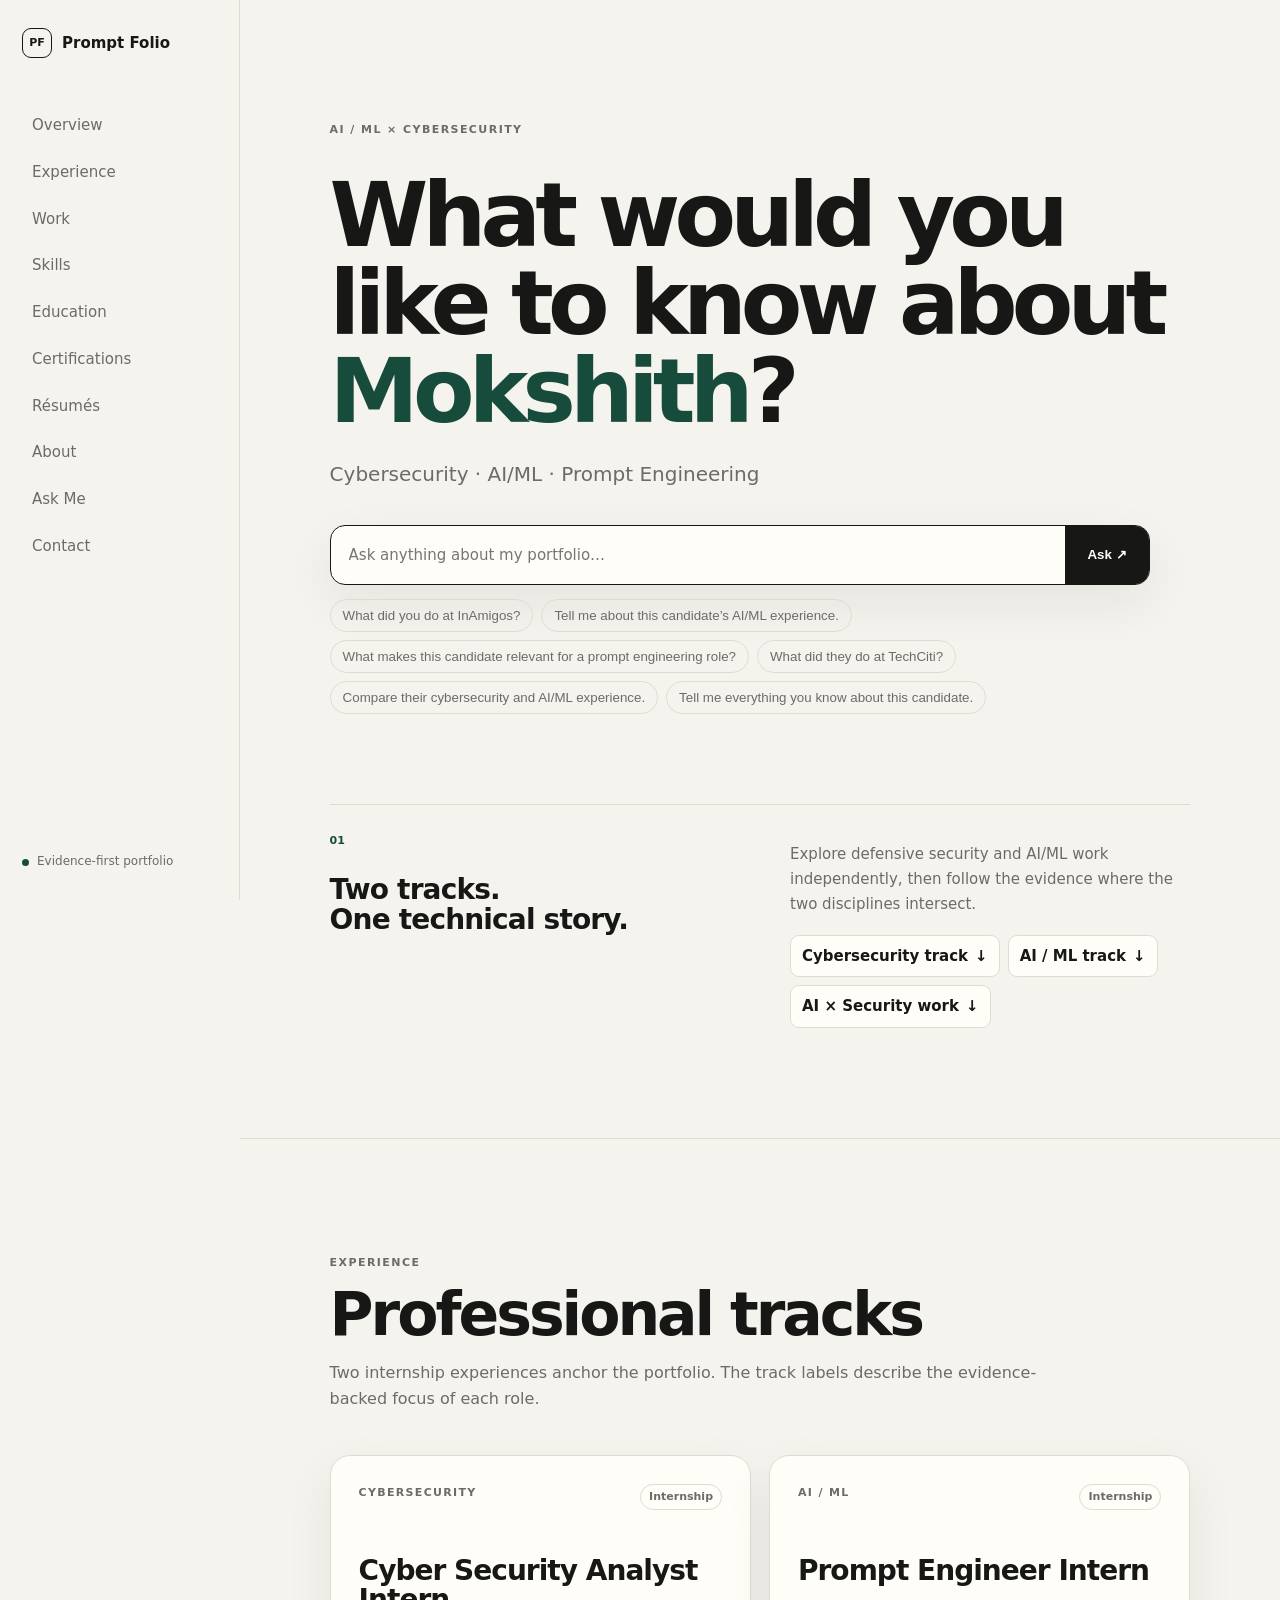
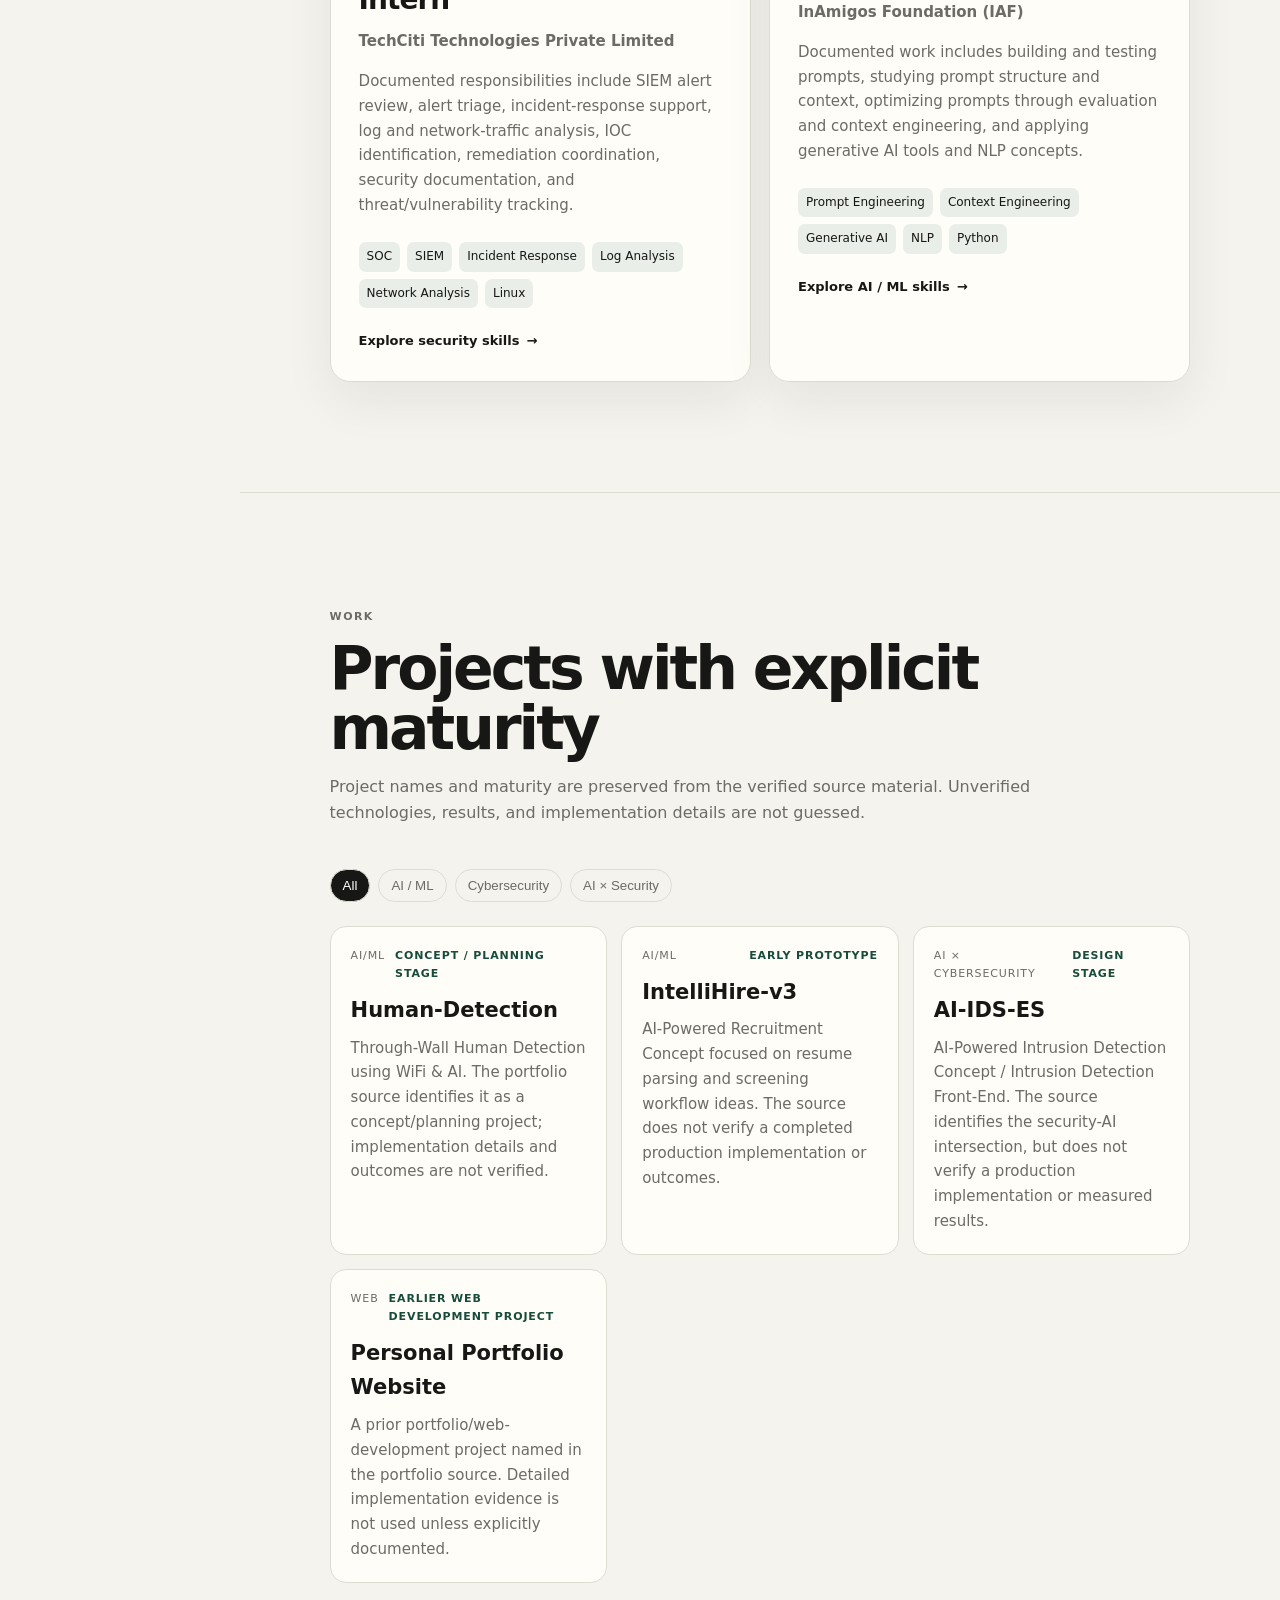
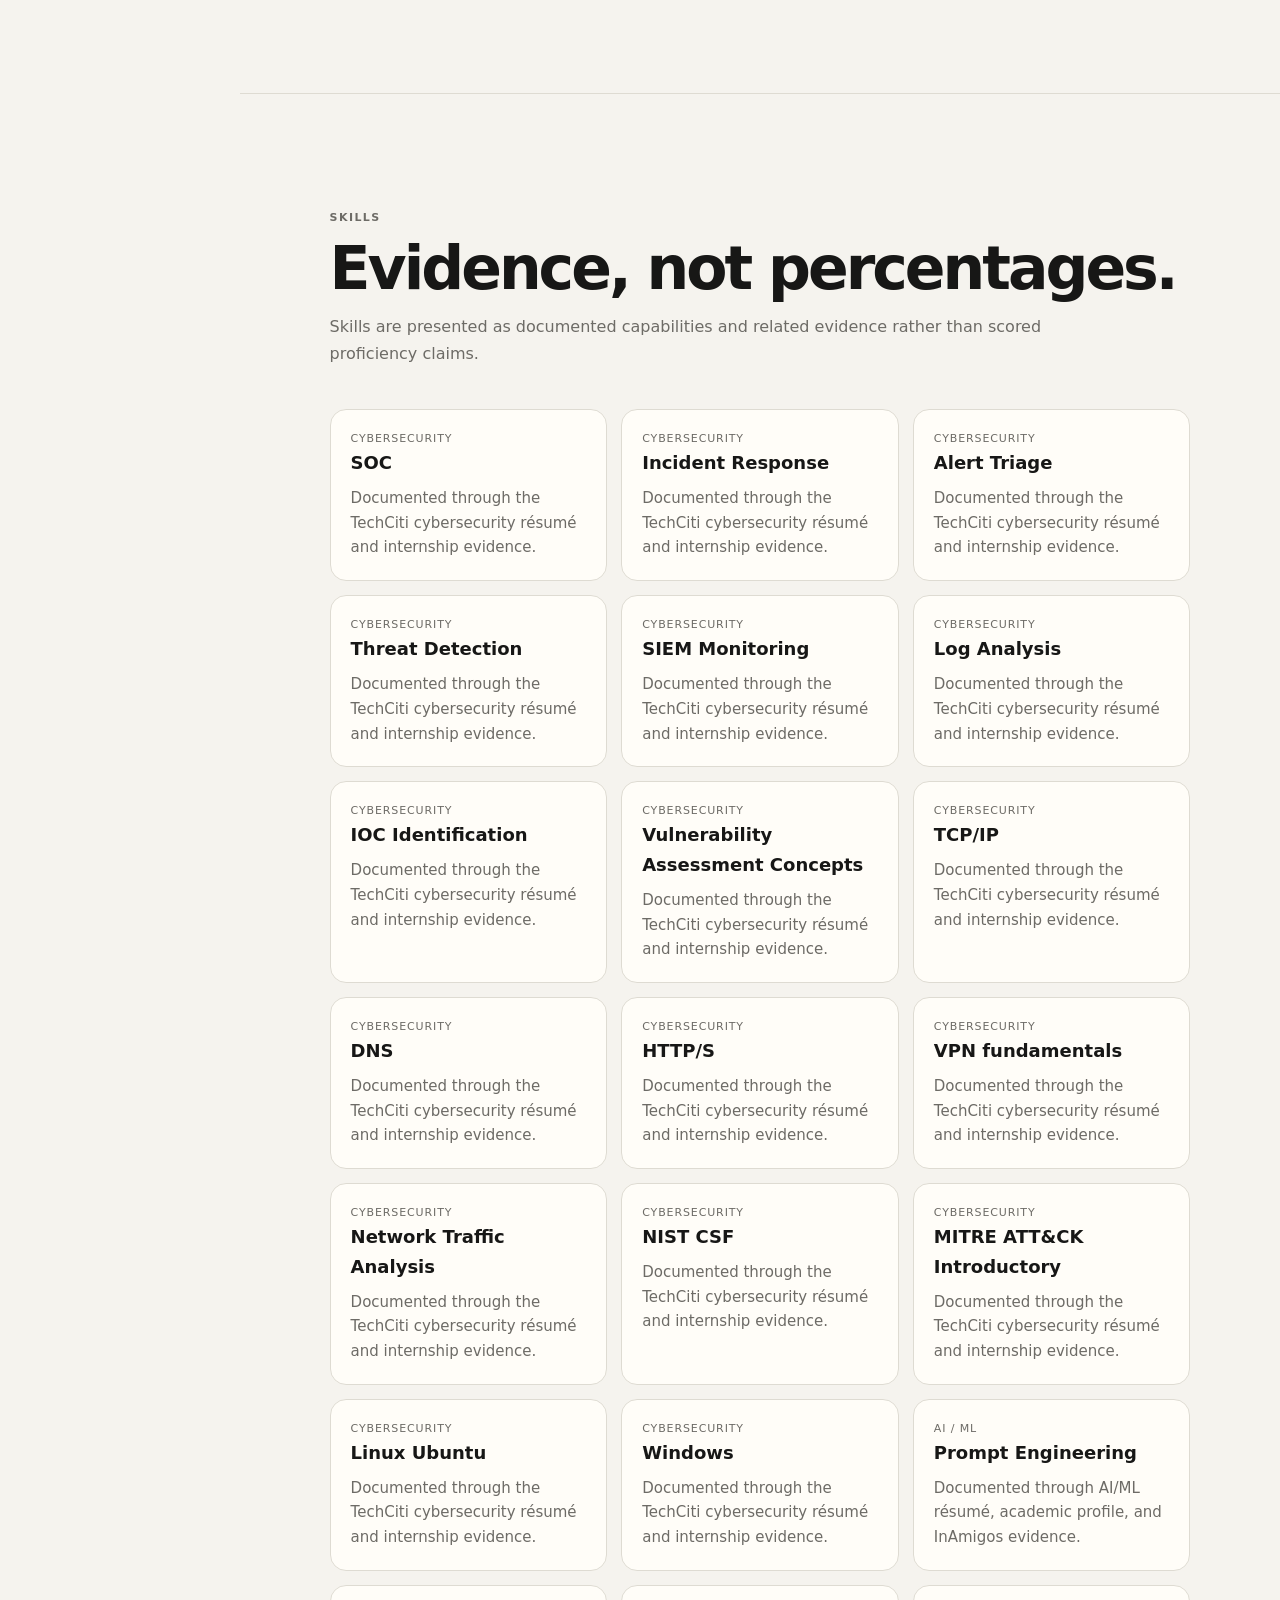
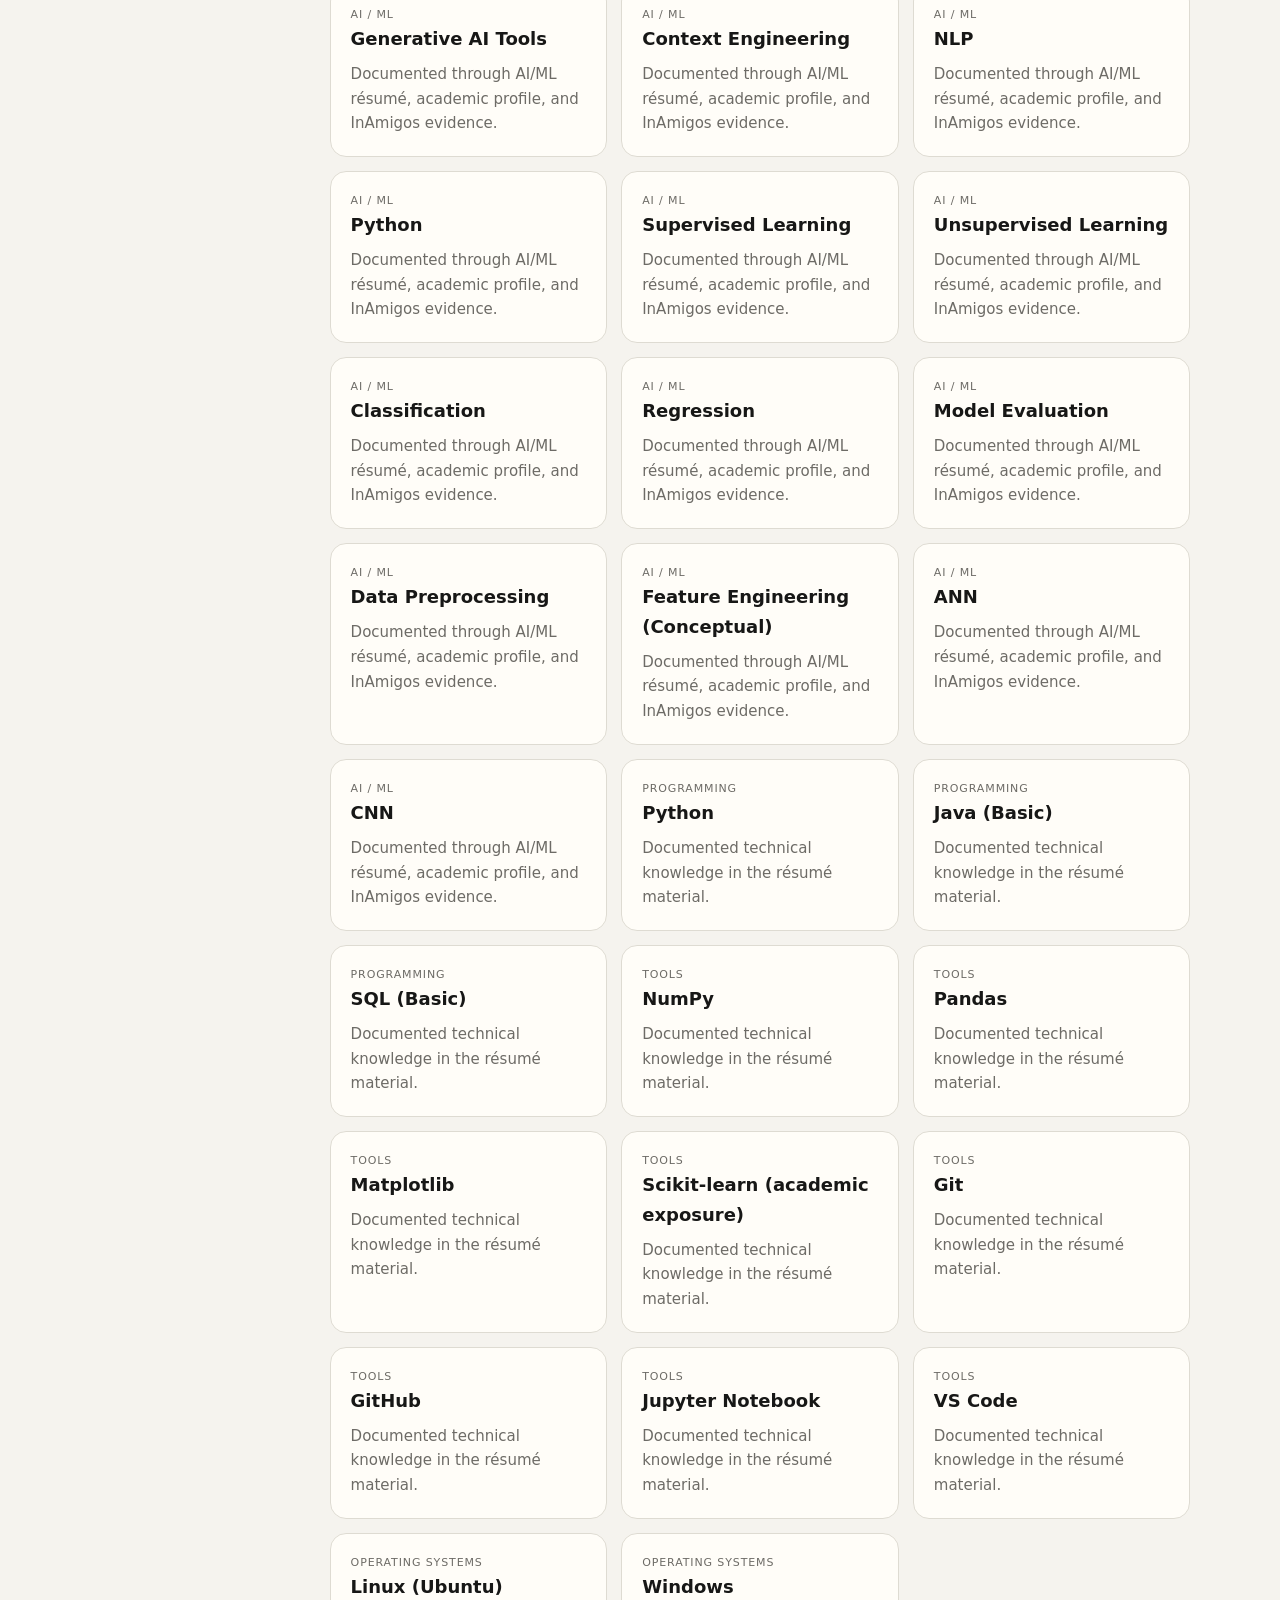
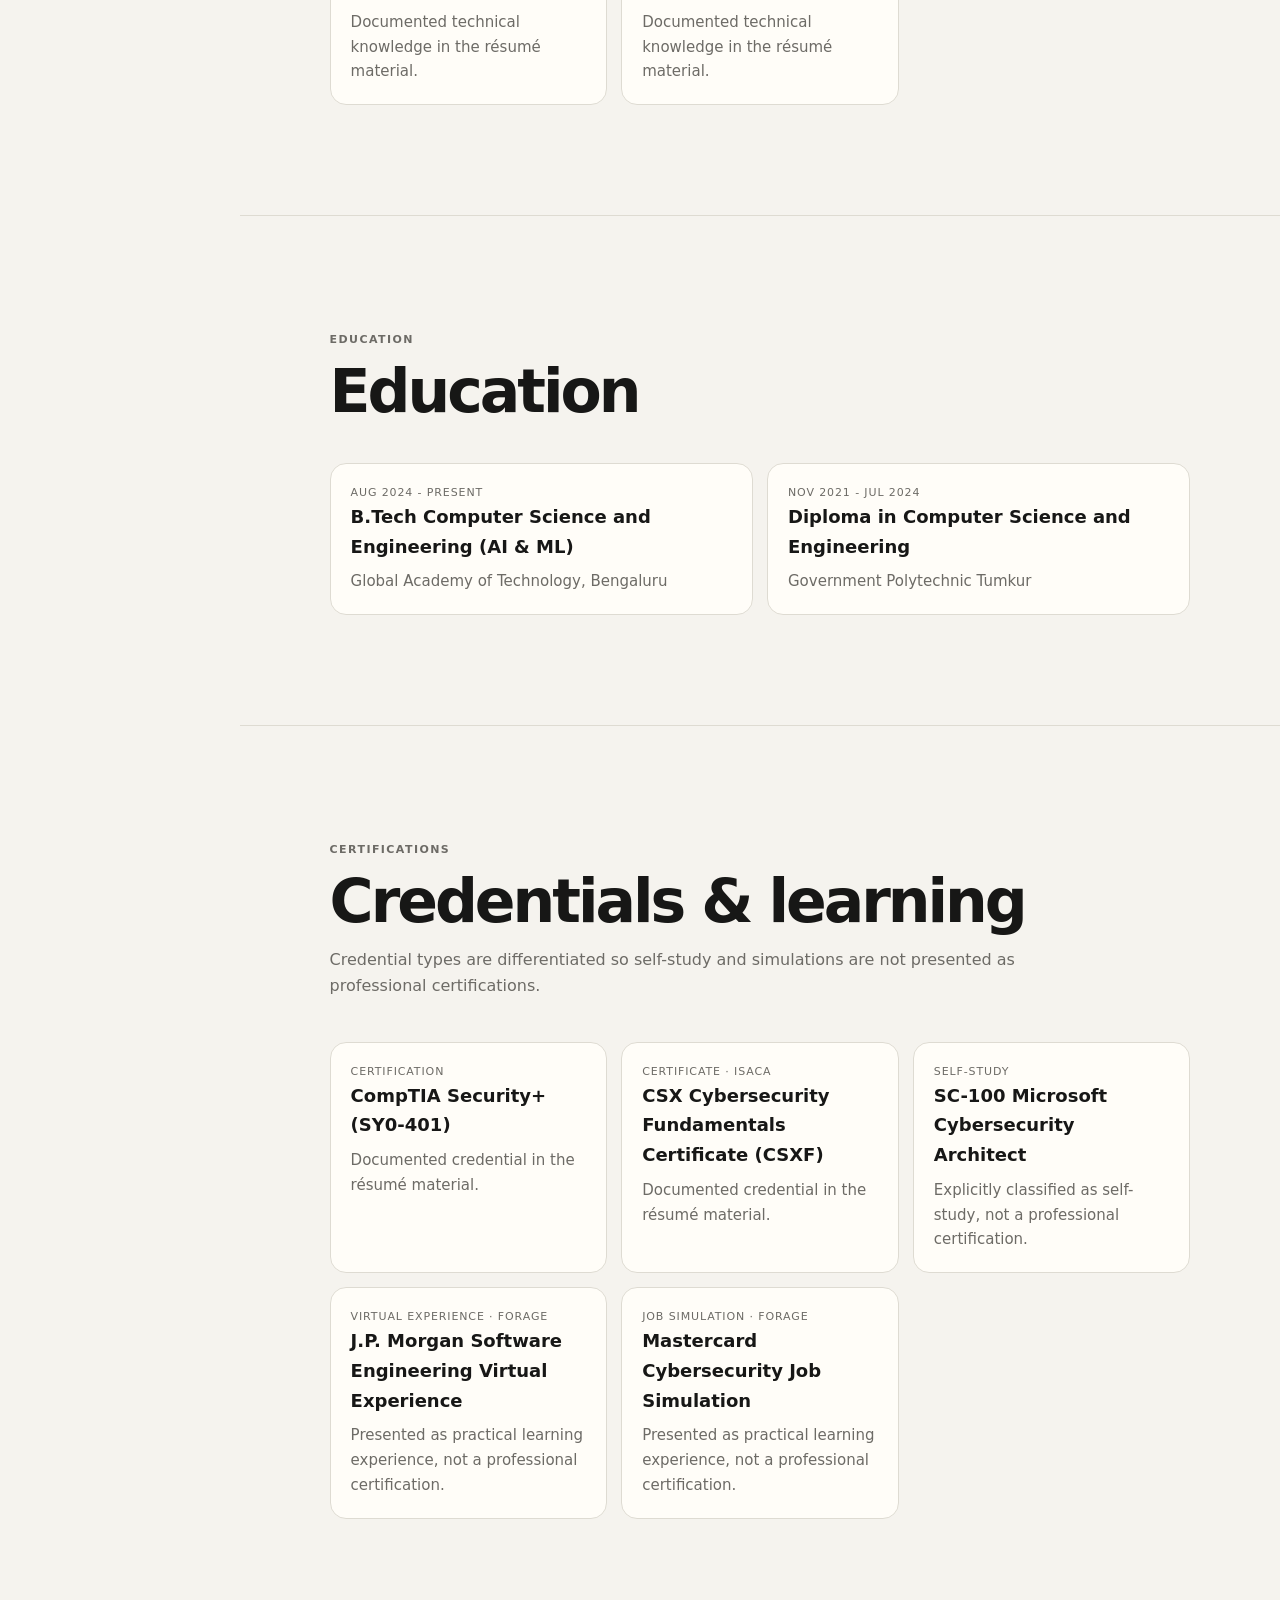
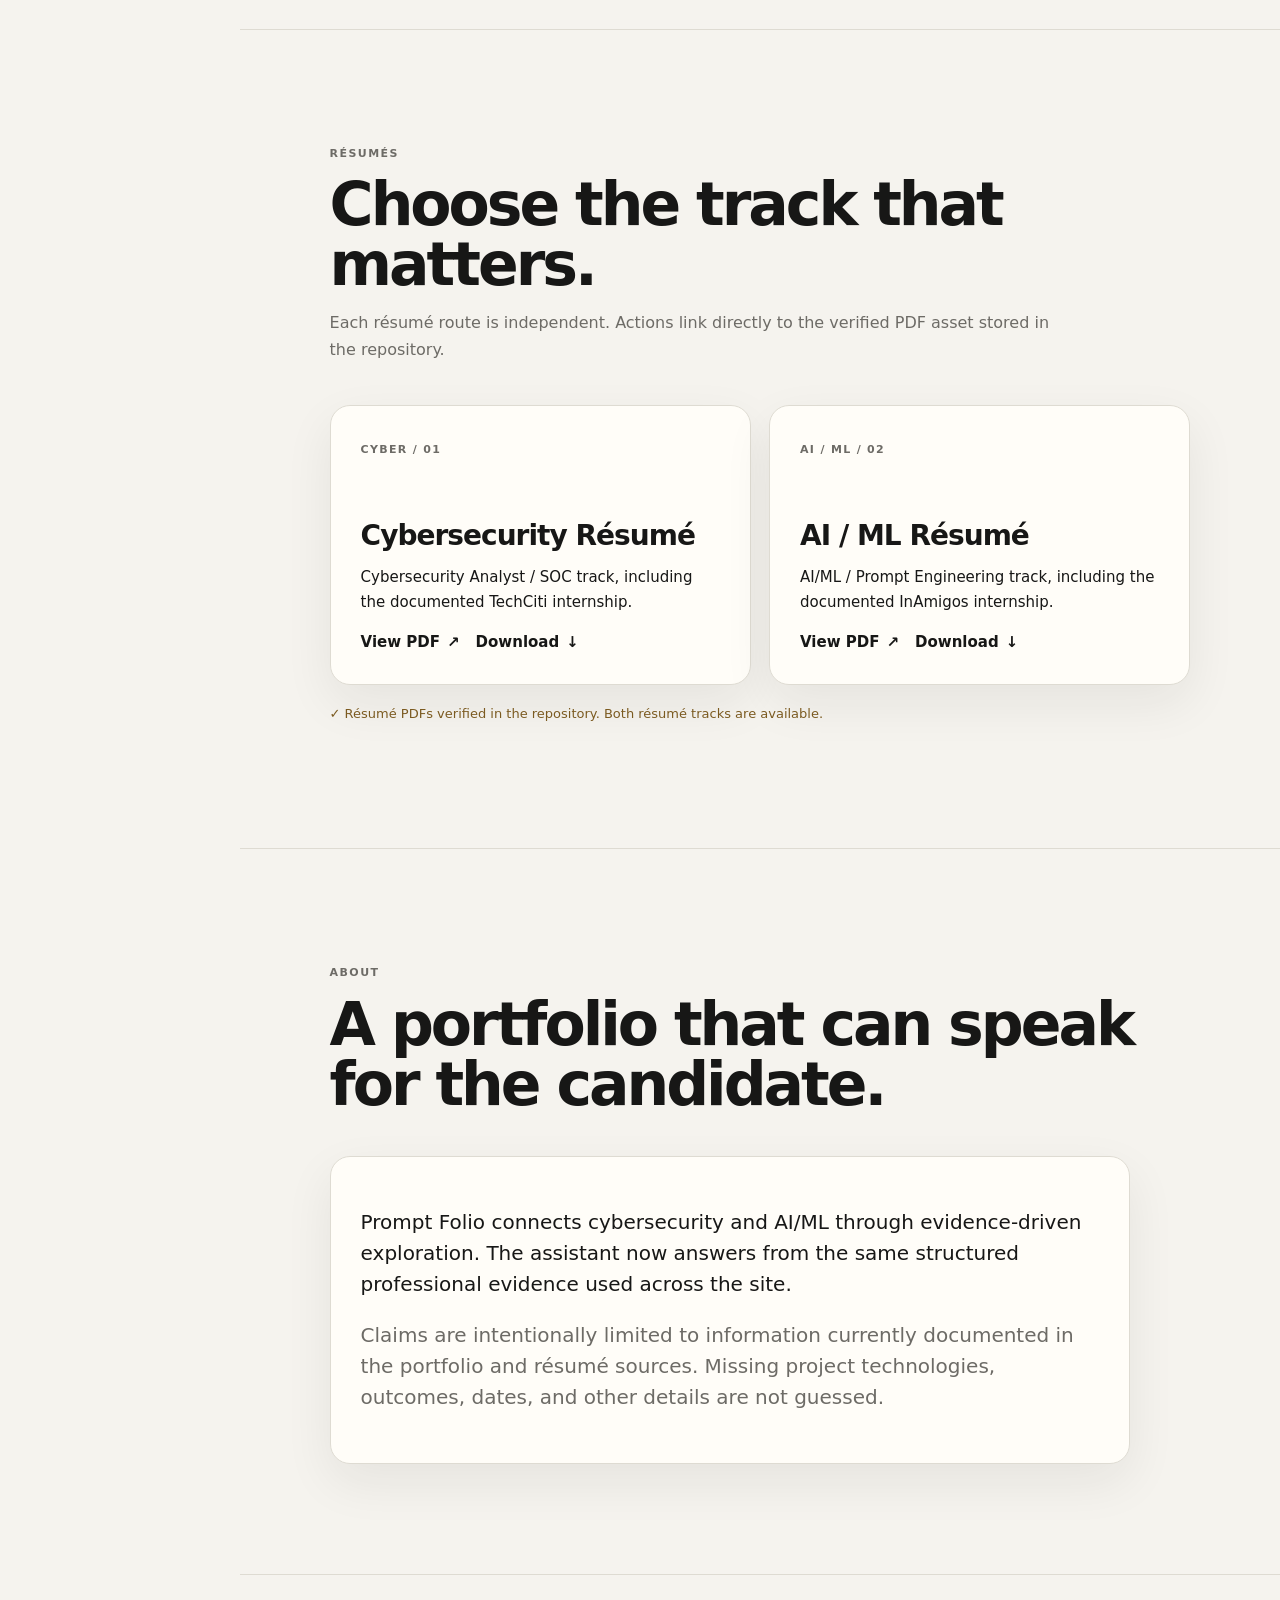
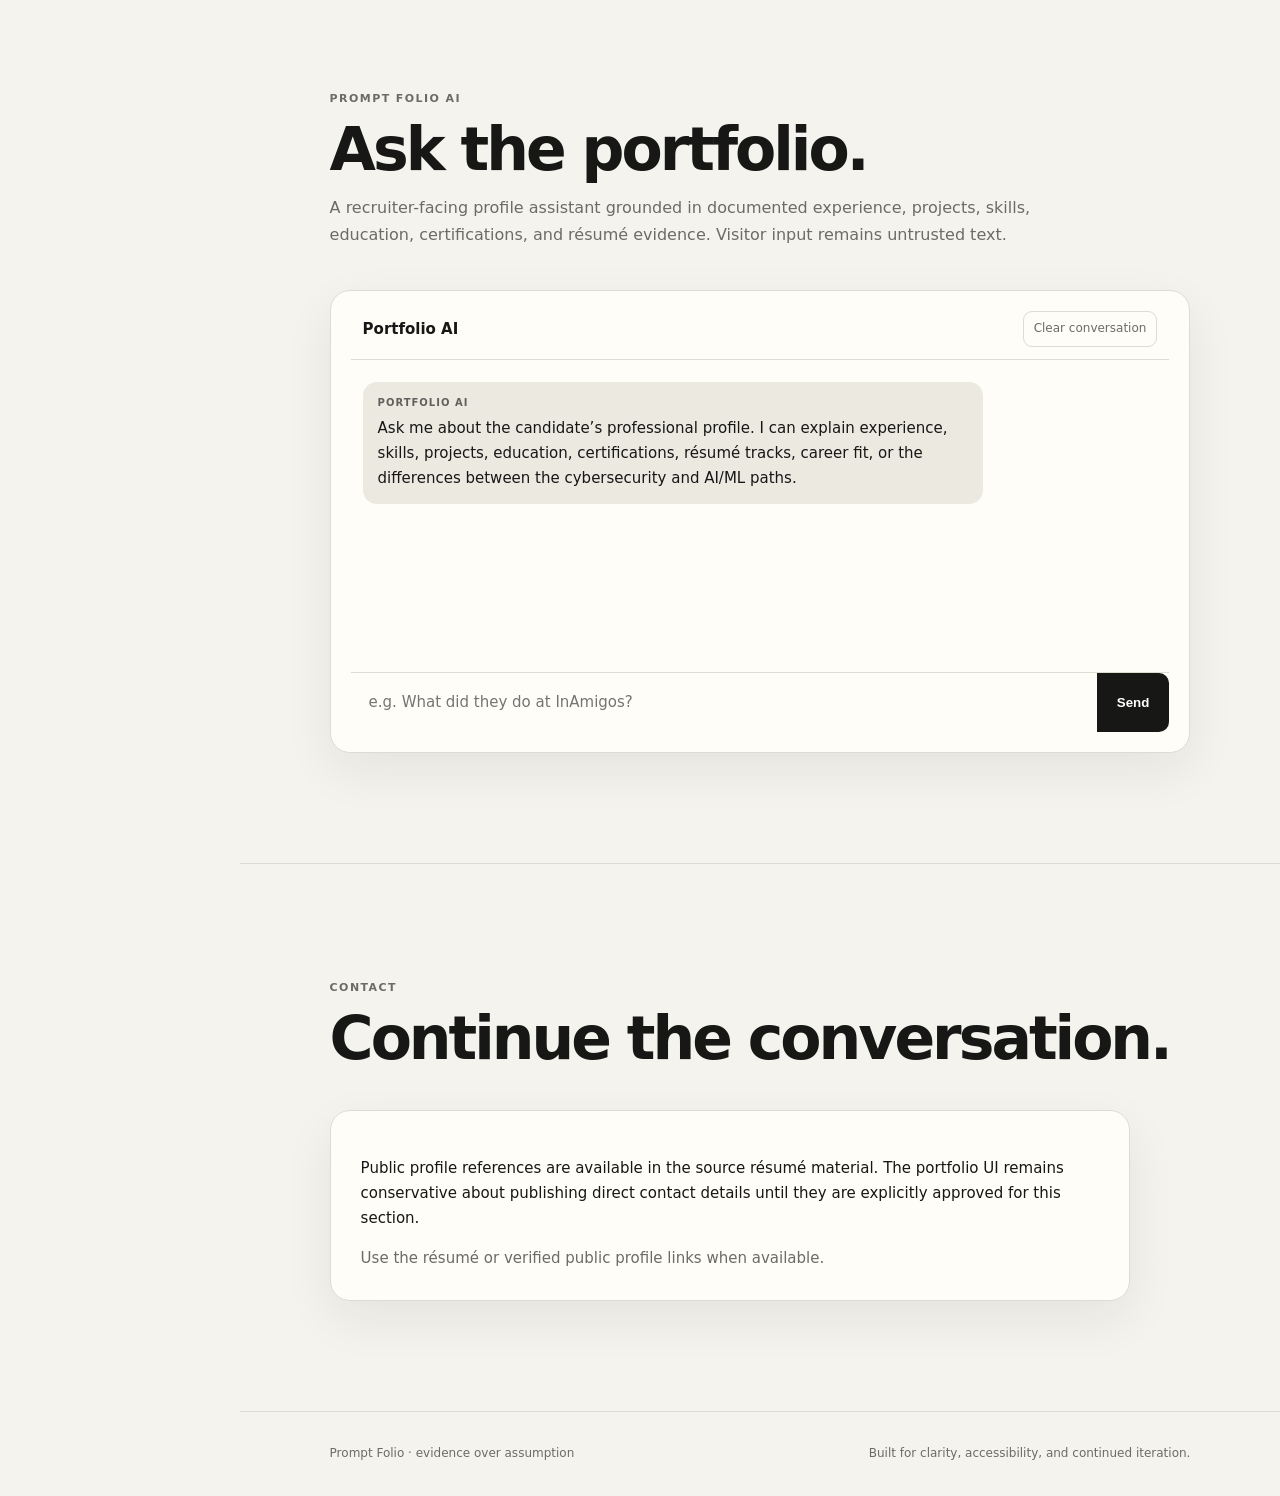
<file: index.html>
<!doctype html>
<html lang="en">
<head>
  <meta charset="utf-8">
  <meta name="viewport" content="width=device-width, initial-scale=1">
  <meta name="description" content="Prompt Folio — an evidence-driven portfolio spanning cybersecurity, AI/ML, and prompt engineering.">
  <meta property="og:title" content="Prompt Folio — Mokshith Y Nanda">
  <meta property="og:description" content="Cybersecurity · AI/ML · Prompt Engineering">
  <meta property="og:type" content="website">
  <link rel="canonical" href="https://mokshith-ai-security.is-a.dev/">
  <title>Prompt Folio — Mokshith Y Nanda</title>
  <link rel="stylesheet" href="styles.css">
</head>
<body>
  <a class="skip" href="#main">Skip to content</a>
  <div class="app-shell">
    <aside class="sidebar" aria-label="Primary navigation">
      <div class="brand"><span class="brand-mark">PF</span><span>Prompt Folio</span></div>
      <button class="menu-close" id="menuClose" aria-label="Close navigation">×</button>
      <nav>
        <a href="#overview">Overview</a><a href="#experience">Experience</a><a href="#work">Work</a><a href="#skills">Skills</a><a href="#education">Education</a><a href="#certifications">Certifications</a><a href="#resumes">Résumés</a><a href="#about">About</a><a href="#ask">Ask Me</a><a href="#contact">Contact</a>
      </nav>
      <div class="sidebar-note"><span class="status-dot"></span> Evidence-first portfolio</div>
    </aside>
    <button class="menu-toggle" id="menuToggle" aria-label="Open navigation" aria-expanded="false">☰</button>
    <main id="main">
      <section id="overview" class="hero section reveal">
        <p class="eyebrow">AI / ML × CYBERSECURITY</p>
        <h1>What would you like to know about <em>Mokshith</em>?</h1>
        <p class="lede">Cybersecurity · AI/ML · Prompt Engineering</p>
        <form class="askbar" id="heroAsk"><label for="heroInput">Ask about my work, skills, projects, experience, or education</label><input id="heroInput" maxlength="600" autocomplete="off" placeholder="Ask anything about my portfolio…"><button type="submit">Ask <span aria-hidden="true">↗</span></button></form>
        <div class="suggestions" id="suggestions" aria-label="Suggested questions"></div>
        <div class="hero-grid">
          <div><span class="kicker">01</span><h2>Two tracks.<br>One technical story.</h2></div>
          <div><p>Explore defensive security and AI/ML work independently, then follow the evidence where the two disciplines intersect.</p><div class="track-links" aria-label="Professional tracks"><a href="#experience">Cybersecurity track <span aria-hidden="true">↓</span></a><a href="#experience">AI / ML track <span aria-hidden="true">↓</span></a><a href="#work">AI × Security work <span aria-hidden="true">↓</span></a></div></div>
        </div>
      </section>

      <section id="experience" class="section reveal"><div class="section-head"><span class="eyebrow">EXPERIENCE</span><h2>Professional tracks</h2><p class="section-intro">Two internship experiences anchor the portfolio. The track labels describe the evidence-backed focus of each role.</p></div><div class="track-grid">
        <article class="track security"><div class="track-top"><span>CYBERSECURITY</span><span class="pill">Internship</span></div><h3>Cyber Security Analyst Intern</h3><p class="company">TechCiti Technologies Private Limited</p><p>Documented responsibilities include SIEM alert review, alert triage, incident-response support, log and network-traffic analysis, IOC identification, remediation coordination, security documentation, and threat/vulnerability tracking.</p><div class="tags"><span>SOC</span><span>SIEM</span><span>Incident Response</span><span>Log Analysis</span><span>Network Analysis</span><span>Linux</span></div><a class="text-link" href="#skills">Explore security skills <span aria-hidden="true">→</span></a></article>
        <article class="track ai"><div class="track-top"><span>AI / ML</span><span class="pill">Internship</span></div><h3>Prompt Engineer Intern</h3><p class="company">InAmigos Foundation (IAF)</p><p>Documented work includes building and testing prompts, studying prompt structure and context, optimizing prompts through evaluation and context engineering, and applying generative AI tools and NLP concepts.</p><div class="tags"><span>Prompt Engineering</span><span>Context Engineering</span><span>Generative AI</span><span>NLP</span><span>Python</span></div><a class="text-link" href="#skills">Explore AI / ML skills <span aria-hidden="true">→</span></a></article>
      </div></section>

      <section id="work" class="section reveal"><div class="section-head"><span class="eyebrow">WORK</span><h2>Projects with explicit maturity</h2><p class="section-intro">Project names and maturity are preserved from the verified source material. Unverified technologies, results, and implementation details are not guessed.</p></div><div class="filter-row" role="group" aria-label="Project filters"><button class="filter active" aria-pressed="true" data-filter="all">All</button><button class="filter" aria-pressed="false" data-filter="ai">AI / ML</button><button class="filter" aria-pressed="false" data-filter="security">Cybersecurity</button><button class="filter" aria-pressed="false" data-filter="intersection">AI × Security</button></div><div class="project-grid" id="projectGrid"></div></section>

      <section id="skills" class="section reveal"><div class="section-head"><span class="eyebrow">SKILLS</span><h2>Evidence, not percentages.</h2><p class="section-intro">Skills are presented as documented capabilities and related evidence rather than scored proficiency claims.</p></div><div class="skill-grid" id="skillGrid"></div></section>

      <section id="education" class="section reveal"><div class="section-head"><span class="eyebrow">EDUCATION</span><h2>Education</h2></div><div class="education-grid" id="educationGrid"></div></section>

      <section id="certifications" class="section reveal"><div class="section-head"><span class="eyebrow">CERTIFICATIONS</span><h2>Credentials & learning</h2><p class="section-intro">Credential types are differentiated so self-study and simulations are not presented as professional certifications.</p></div><div class="cert-grid" id="certGrid"></div></section>

      <section id="resumes" class="section reveal"><div class="section-head"><span class="eyebrow">RÉSUMÉS</span><h2>Choose the track that matters.</h2><p class="section-intro">Each résumé route is independent. Actions link directly to the verified PDF asset stored in the repository.</p></div><div class="resume-grid"><article class="resume-card"><span class="resume-code">CYBER / 01</span><h3>Cybersecurity Résumé</h3><p>Cybersecurity Analyst / SOC track, including the documented TechCiti internship.</p><div class="resume-actions"><a class="text-link" href="resumes/MOKSHITH_Cybrarian-Resume.pdf" target="_blank" rel="noopener">View PDF <span aria-hidden="true">↗</span></a><a class="text-link" href="resumes/MOKSHITH_Cybrarian-Resume.pdf" download>Download <span aria-hidden="true">↓</span></a></div></article><article class="resume-card"><span class="resume-code">AI / ML / 02</span><h3>AI / ML Résumé</h3><p>AI/ML / Prompt Engineering track, including the documented InAmigos internship.</p><div class="resume-actions"><a class="text-link" href="resumes/MOKSHITH_AIML-Resume.pdf" target="_blank" rel="noopener">View PDF <span aria-hidden="true">↗</span></a><a class="text-link" href="resumes/MOKSHITH_AIML-Resume.pdf" download>Download <span aria-hidden="true">↓</span></a></div></article></div><p class="blocker-note">✓ Résumé PDFs verified in the repository. Both résumé tracks are available.</p></section>

      <section id="about" class="section reveal"><div class="section-head"><span class="eyebrow">ABOUT</span><h2>A portfolio that can speak for the candidate.</h2></div><div class="about-card"><p>Prompt Folio connects cybersecurity and AI/ML through evidence-driven exploration. The assistant now answers from the same structured professional evidence used across the site.</p><p class="muted">Claims are intentionally limited to information currently documented in the portfolio and résumé sources. Missing project technologies, outcomes, dates, and other details are not guessed.</p></div></section>

      <section id="ask" class="section reveal"><div class="section-head"><span class="eyebrow">PROMPT FOLIO AI</span><h2>Ask the portfolio.</h2><p class="section-intro">A recruiter-facing profile assistant grounded in documented experience, projects, skills, education, certifications, and résumé evidence. Visitor input remains untrusted text.</p></div><div class="chat-panel"><div class="chat-toolbar"><strong>Portfolio AI</strong><button type="button" class="clear-chat" id="clearChat">Clear conversation</button></div><div class="chat-log" id="chatLog" aria-live="polite"><div class="message assistant"><span class="message-label">Portfolio AI</span><p>Ask me about the candidate’s professional profile. I can explain experience, skills, projects, education, certifications, résumé tracks, career fit, or the differences between the cybersecurity and AI/ML paths.</p></div></div><form class="chat-input" id="chatForm"><label for="chatInput">Your question</label><input id="chatInput" maxlength="600" autocomplete="off" placeholder="e.g. What did they do at InAmigos?"><button type="submit">Send</button></form></div></section>

      <section id="contact" class="section reveal"><div class="section-head"><span class="eyebrow">CONTACT</span><h2>Continue the conversation.</h2></div><div class="contact-card"><p>Public profile references are available in the source résumé material. The portfolio UI remains conservative about publishing direct contact details until they are explicitly approved for this section.</p><span class="muted">Use the résumé or verified public profile links when available.</span></div></section>
      <footer><span>Prompt Folio · evidence over assumption</span><span>Built for clarity, accessibility, and continued iteration.</span></footer>
    </main>
  </div>
  <script src="chatbot-knowledge.js"></script>
  <script src="app.js"></script>
</body>
</html>
</file>
<file: styles.css>
:root{--bg:#f5f3ee;--surface:#fffdf8;--ink:#171716;--muted:#6d6b66;--line:#dedbd2;--accent:#174b3b;--soft:#e9eee9;--warn:#7b5a20;--radius:20px;--shadow:0 18px 50px rgba(23,23,22,.07)}*{box-sizing:border-box}html{scroll-behavior:smooth}body{margin:0;background:var(--bg);color:var(--ink);font:15px/1.65 Inter,ui-sans-serif,system-ui,-apple-system,BlinkMacSystemFont,"Segoe UI",sans-serif}.skip{position:fixed;left:12px;top:12px;transform:translateY(-150%);background:var(--ink);color:white;padding:8px 12px;border-radius:8px;z-index:99}.skip:focus{transform:none}.app-shell{display:grid;grid-template-columns:240px 1fr;min-height:100vh}.sidebar{position:sticky;top:0;height:100vh;border-right:1px solid var(--line);padding:28px 22px;background:rgba(245,243,238,.96);display:flex;flex-direction:column;z-index:20}.brand{font-weight:750;display:flex;align-items:center;gap:10px;margin-bottom:46px}.brand-mark{display:grid;place-items:center;width:30px;height:30px;border:1px solid var(--ink);border-radius:9px;font-size:11px}.sidebar nav{display:grid;gap:4px}.sidebar nav a{color:var(--muted);text-decoration:none;padding:9px 10px;border-radius:10px}.sidebar nav a:hover,.sidebar nav a:focus{background:var(--surface);color:var(--ink);outline:none}.sidebar-note{margin-top:auto;font-size:12px;color:var(--muted);display:flex;gap:8px;align-items:center}.status-dot{width:7px;height:7px;border-radius:50%;background:var(--accent)}main{min-width:0}.section{max-width:1080px;margin:auto;padding:110px 7vw;border-bottom:1px solid var(--line);scroll-margin-top:22px}.hero{min-height:100vh;display:flex;flex-direction:column;justify-content:center;border-bottom:1px solid var(--line)}.eyebrow{letter-spacing:.13em;font-size:11px;font-weight:750;color:var(--muted)}h1{font-size:clamp(48px,7vw,94px);line-height:.98;letter-spacing:-.065em;max-width:1000px;margin:22px 0}.hero h1 em{font-style:normal;color:var(--accent)}.lede{font-size:20px;color:var(--muted);margin:0 0 34px}.askbar{display:grid;grid-template-columns:1fr auto;gap:0;max-width:820px;border:1px solid var(--ink);background:var(--surface);border-radius:15px;overflow:hidden;box-shadow:var(--shadow)}.askbar label,.chat-input label{position:absolute;width:1px;height:1px;overflow:hidden;clip:rect(0 0 0 0)}input{border:0;background:transparent;padding:17px 18px;font:inherit;color:var(--ink);min-width:0}input:focus{outline:2px solid var(--accent);outline-offset:-2px}.askbar button,.chat-input button{border:0;background:var(--ink);color:white;padding:0 22px;font-weight:700;cursor:pointer}.suggestions{display:flex;flex-wrap:wrap;gap:8px;margin-top:14px}.suggestion,.filter{border:1px solid var(--line);background:transparent;border-radius:999px;padding:8px 12px;cursor:pointer;color:var(--muted)}.suggestion:hover,.suggestion:focus,.filter.active{background:var(--ink);color:white}.filter:focus-visible,.suggestion:focus-visible,.menu-toggle:focus-visible,.menu-close:focus-visible,.askbar button:focus-visible,.chat-input button:focus-visible,.resume-actions button:focus-visible,.track-links a:focus-visible,.text-link:focus-visible,.message-action:focus-visible,.clear-chat:focus-visible{outline:2px solid var(--accent);outline-offset:2px}.hero-grid{display:grid;grid-template-columns:1fr 1fr;gap:60px;margin-top:90px;padding-top:22px;border-top:1px solid var(--line)}.hero-grid h2{font-size:28px;line-height:1.05;letter-spacing:-.03em}.hero-grid p{color:var(--muted);max-width:480px}.kicker{font-size:11px;color:var(--accent);font-weight:800}.track-links{display:flex;flex-wrap:wrap;gap:8px;margin-top:18px}.track-links a,.text-link{display:inline-flex;align-items:center;gap:7px;color:var(--ink);font-weight:750;text-decoration:none}.track-links a{border:1px solid var(--line);background:var(--surface);padding:8px 11px;border-radius:9px}.track-links a:hover,.text-link:hover{color:var(--accent)}.section-head{margin-bottom:42px}.section-head h2{font-size:clamp(34px,5vw,60px);line-height:1;letter-spacing:-.05em;margin:10px 0 0}.section-intro{max-width:720px;color:var(--muted);font-size:16px;margin:16px 0 0}.track-grid,.resume-grid{display:grid;grid-template-columns:repeat(2,1fr);gap:18px}.track,.resume-card,.about-card,.contact-card,.empty-card,.chat-panel{background:var(--surface);border:1px solid var(--line);border-radius:var(--radius);box-shadow:var(--shadow)}.track{padding:28px;min-height:350px}.track-top{display:flex;justify-content:space-between;font-size:11px;font-weight:800;letter-spacing:.12em;color:var(--muted)}.pill{letter-spacing:0;border:1px solid var(--line);border-radius:999px;padding:3px 8px}.track h3,.resume-card h3{font-size:28px;letter-spacing:-.035em;line-height:1.05;margin:46px 0 5px}.company{font-weight:700}.track p{color:var(--muted)}.tags{display:flex;flex-wrap:wrap;gap:7px;margin-top:24px}.tags span{background:var(--soft);padding:5px 8px;border-radius:7px;font-size:12px}.track .text-link{margin-top:22px;font-size:13px}.filter-row{display:flex;gap:8px;flex-wrap:wrap;margin-bottom:24px}.project-grid,.skill-grid,.cert-grid{display:grid;grid-template-columns:repeat(3,1fr);gap:14px}.project-card,.skill-card,.cert-card{border:1px solid var(--line);border-radius:16px;background:var(--surface);padding:20px;transition:transform .2s,border-color .2s}.project-card:hover,.skill-card:hover,.cert-card:hover{transform:translateY(-3px);border-color:#aaa59b}.project-card h3{margin:10px 0 8px;font-size:21px}.project-card p,.skill-card p,.cert-card p{color:var(--muted);margin:0}.project-card details{margin-top:15px;border-top:1px solid var(--line);padding-top:11px}.project-card summary{cursor:pointer;font-size:12px;font-weight:750;color:var(--accent)}.project-card summary:focus-visible{outline:2px solid var(--accent);outline-offset:3px;border-radius:3px}.meta{display:flex;justify-content:space-between;gap:10px;color:var(--muted);font-size:11px;text-transform:uppercase;letter-spacing:.08em}.status{color:var(--accent);font-weight:800}.skill-card h3,.cert-card h3{margin:0 0 8px;font-size:18px}.evidence{font-size:12px;color:var(--accent)}.resume-card{padding:30px}.resume-code{font-size:11px;font-weight:800;color:var(--muted);letter-spacing:.12em}.resume-card h3{margin-top:60px}.resume-actions{display:flex;flex-wrap:wrap;gap:16px}.resume-actions button{border:1px solid var(--line);background:#eeeae1;color:#8b877f;border-radius:10px;padding:11px 14px;cursor:not-allowed}.blocker-note{color:var(--warn);font-size:13px;margin-top:18px}.about-card,.contact-card,.empty-card{padding:30px;max-width:800px}.about-card p{font-size:20px;line-height:1.55}.muted{color:var(--muted)}.chat-panel{padding:20px;max-width:900px}.chat-toolbar{display:flex;justify-content:space-between;align-items:center;gap:12px;padding:0 12px 12px;border-bottom:1px solid var(--line)}.clear-chat{border:1px solid var(--line);background:transparent;color:var(--muted);border-radius:9px;padding:7px 10px;cursor:pointer;font:inherit;font-size:12px}.clear-chat:hover{color:var(--ink);border-color:var(--ink)}.chat-log{min-height:300px;max-height:520px;overflow:auto;padding:12px}.message{max-width:78%;margin:10px 0;padding:13px 15px;border-radius:14px;background:#ece9e1}.message.user{margin-left:auto;background:var(--ink);color:white}.message-label{display:block;font-size:10px;text-transform:uppercase;letter-spacing:.1em;font-weight:800;opacity:.65}.message p{margin:5px 0 0}.message-content{margin-top:5px}.message-content p{margin:0 0 10px}.message-content p:last-child{margin-bottom:0}.message-content ul{margin:8px 0 4px;padding-left:20px}.message-content li{margin:4px 0}.message-actions{display:flex;flex-wrap:wrap;gap:7px;margin-top:12px}.message-action{display:inline-flex;align-items:center;border:1px solid currentColor;border-radius:8px;padding:6px 9px;color:inherit;text-decoration:none;font-size:12px;font-weight:700}.message-action:hover{opacity:.72}.typing{opacity:.72}.chat-input{display:grid;grid-template-columns:1fr auto;border-top:1px solid var(--line);margin-top:12px}.chat-input button{padding:0 20px;border-radius:0 10px 10px 0}.education-grid{display:grid;grid-template-columns:repeat(2,1fr);gap:14px}.menu-toggle,.menu-close{display:none}footer{max-width:1080px;margin:auto;padding:32px 7vw;color:var(--muted);font-size:12px;display:flex;justify-content:space-between;gap:20px}@media(max-width:900px){.app-shell{display:block}.sidebar{position:fixed;left:0;top:0;width:280px;transform:translateX(-102%);transition:transform .2s;box-shadow:var(--shadow)}.sidebar.open{transform:none}.menu-toggle{display:block;position:fixed;right:16px;top:16px;z-index:30;border:1px solid var(--line);background:var(--surface);border-radius:10px;padding:9px 11px;font-size:18px}.menu-close{display:block;position:absolute;right:15px;top:13px;border:0;background:none;font-size:26px}.hero-grid,.track-grid,.resume-grid,.education-grid{grid-template-columns:1fr}.project-grid,.skill-grid,.cert-grid{grid-template-columns:repeat(2,1fr)}.section{padding:88px 6vw}h1{font-size:clamp(46px,12vw,78px)}}@media(max-width:600px){.project-grid,.skill-grid,.cert-grid{grid-template-columns:1fr}.askbar{grid-template-columns:1fr}.askbar button{padding:14px}.hero-grid{margin-top:60px}.track-links a{flex:1 1 auto;justify-content:center}footer{display:block}footer span{display:block;margin-bottom:6px}.message{max-width:90%}.chat-toolbar{align-items:flex-start}}@media(prefers-reduced-motion:reduce){html{scroll-behavior:auto}.project-card,.skill-card,.cert-card,.sidebar{transition:none}.reveal{animation:none!important}}.reveal{animation:rise .55s ease both}@keyframes rise{from{opacity:0;transform:translateY(14px)}to{opacity:1;transform:none}}
</file>
